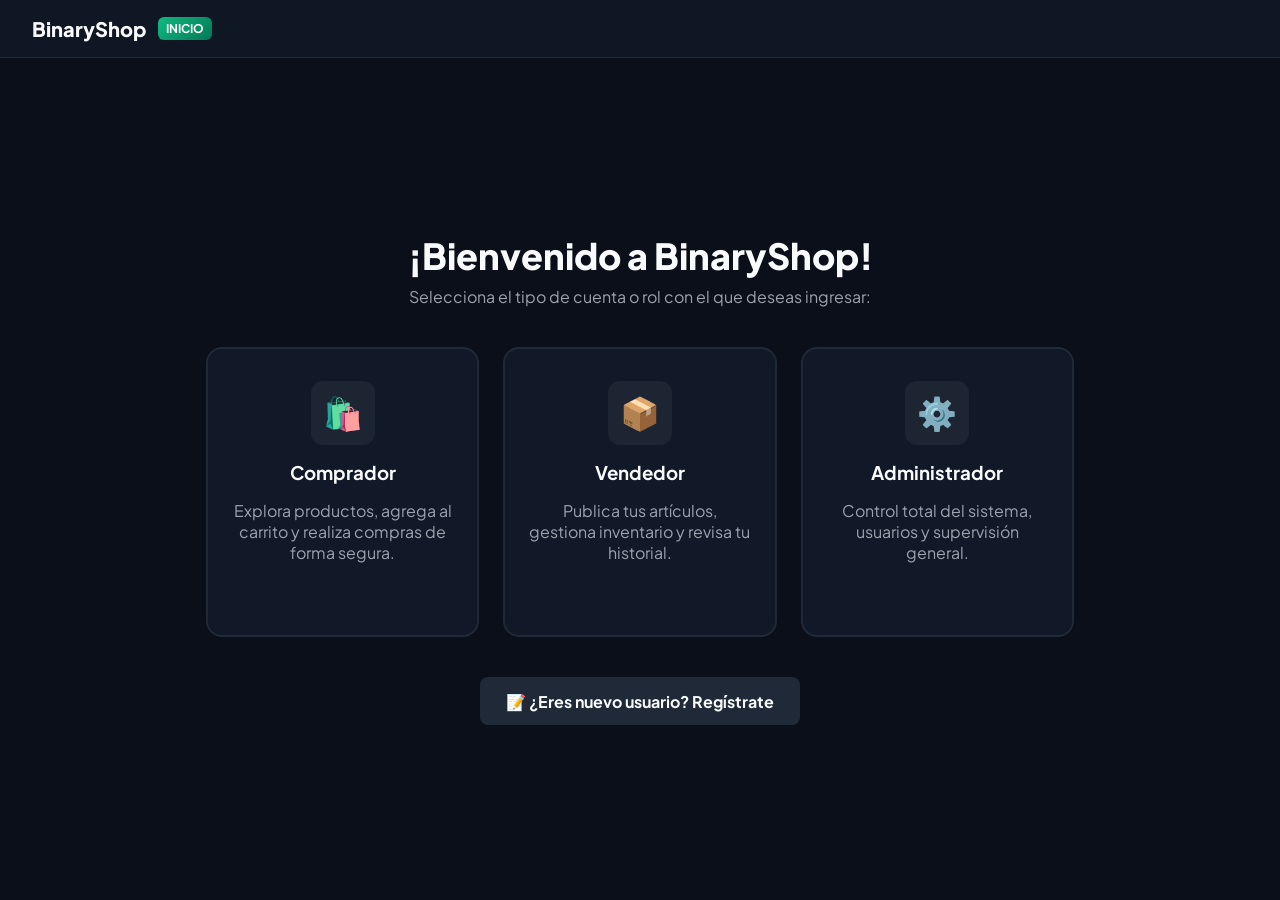
<file: BinaryShop/inicio/index.html>
<!DOCTYPE html>
<html lang="es">
<head>
  <meta charset="UTF-8">
  <meta name="viewport" content="width=device-width, initial-scale=1.0">
  <title>BinaryShop - Inicio</title>
  <link href="https://fonts.googleapis.com/css2?family=Plus+Jakarta+Sans:wght@400;500;600;700;800&display=swap" rel="stylesheet">
  <link rel="stylesheet" href="index.css">
</head>
<body>

  <!-- Encabezado Principal Dinámico -->
  <header>
    <a href="index.html" class="logo">
      <span>BinaryShop</span>
      <span class="logo-badge">INICIO</span>
    </a>

    <!-- Estado de usuario en el encabezado (Si hay sesión activa) -->
    <div id="header-user-status" class="user-pill hidden">
      <div class="avatar" id="header-avatar">U</div>
      <span id="header-user-name">@usuario</span>
      <button class="btn-logout" onclick="cerrarSesion()" title="Cerrar Sesión">🚪 Salir</button>
    </div>
  </header>

  <div class="app-container">
    <main class="main-content" style="max-width: 1100px;">

      <!-- 1. VISTA DE SELECCIÓN DE ROL -->
      <div id="view-role-select" class="role-selection-container">
        <h1>¡Bienvenido a BinaryShop!</h1>
        <p>Selecciona el tipo de cuenta o rol con el que deseas ingresar:</p>
        
        <div class="role-grid" style="grid-template-columns: repeat(3, 1fr);">
          <div class="role-card" onclick="seleccionarRol('Comprador')">
            <div class="role-icon">🛍️</div>
            <h3>Comprador</h3>
            <p>Explora productos, agrega al carrito y realiza compras de forma segura.</p>
          </div>

          <div class="role-card" onclick="seleccionarRol('Vendedor')">
            <div class="role-icon">📦</div>
            <h3>Vendedor</h3>
            <p>Publica tus artículos, gestiona inventario y revisa tu historial.</p>
          </div>

          <div class="role-card" onclick="seleccionarRol('Administrador')">
            <div class="role-icon">⚙️</div>
            <h3>Administrador</h3>
            <p>Control total del sistema, usuarios y supervisión general.</p>
          </div>
        </div>

        <div style="margin-top: 2.5rem;">
          <button class="btn btn-secondary" style="max-width: 320px; margin: 0 auto;" onclick="mostrarVista('register')">📝 ¿Eres nuevo usuario? Regístrate</button>
        </div>
      </div>

      <!-- 2. FORMULARIO DE INICIO DE SESIÓN -->
      <div id="view-login" class="form-card hidden">
        <h2 class="form-title" id="login-title">Iniciar Sesión</h2>
        <p class="form-subtitle" id="login-subtitle">Ingresa tus credenciales para acceder</p>
        
        <form onsubmit="handleLogin(event)">
          <div class="form-group">
            <label>Usuario / Nickname</label>
            <input type="text" id="login-user" placeholder="Ej. agomez" required>
          </div>
          <div class="form-group">
            <label>Contraseña</label>
            <input type="password" id="login-pass" placeholder="••••••••" required>
          </div>
          <button type="submit" class="btn">Ingresar al Sistema</button>
          <button type="button" class="btn btn-secondary" style="margin-top: 0.75rem;" onclick="mostrarVista('role-select')">← Volver a selección</button>
        </form>
      </div>

      <!-- 3. FORMULARIO DE REGISTRO / ACTUALIZACIÓN DE DATOS Y ROL -->
      <div id="view-register" class="form-card hidden" style="max-width: 540px;">
        <h2 class="form-title">Registro de usuario</h2>
        <p class="form-subtitle">Completa tus datos personales, bancarios y selecciona tu rol</p>
        
        <form onsubmit="handleRegister(event)">
          <div class="form-row">
            <div class="form-group">
              <label>Nombre</label>
              <input type="text" id="reg-nombre" placeholder="Ej. Ana" required>
            </div>
            <div class="form-group">
              <label>Apellido</label>
              <input type="text" id="reg-apellido" placeholder="Ej. Gómez" required>
            </div>
          </div>

          <div class="form-group">
            <label>Dirección</label>
            <input type="text" id="reg-direccion" placeholder="Ej. Av. Principal, Calle 4" required>
          </div>

          <div class="form-row">
            <div class="form-group">
              <label>Usuario / Nickname</label>
              <input type="text" id="reg-user" placeholder="Ej. anagomez" required>
            </div>
            <div class="form-group">
              <label>Contraseña</label>
              <input type="password" id="reg-pass" placeholder="••••••••" required>
            </div>
          </div>

          <div class="form-group">
            <label>Datos Bancarios</label>
            <input type="text" id="reg-banco" placeholder="Nro. de tarjeta de crédito/débito" required>
          </div>

          <div class="form-group">
            <label>Rol Deseado</label>
            <select id="reg-rol" style="width: 100%; padding: 0.75rem 1rem; background: #0d1322; border: 1px solid var(--card-border); border-radius: 8px; color: var(--text); font-size: 0.95rem; outline: none;">
              <option value="Comprador">Comprador</option>
              <option value="Vendedor">Vendedor</option>
            </select>
            <small style="color: var(--text-muted); display: block; margin-top: 0.35rem;">* Si ya eres comprador y seleccionas vendedor, tu cuenta se actualizará.</small>
          </div>

          <button type="submit" class="btn" style="margin-top: 1rem;">Guardar y Continuar</button>
          <button type="button" class="btn btn-secondary" style="margin-top: 0.75rem;" onclick="mostrarVista('role-select')">← Volver</button>
        </form>
      </div>

    </main>
  </div>

  <div id="toast-container"></div>
  <script src="index.js"></script>
</body>
</html>
</file>
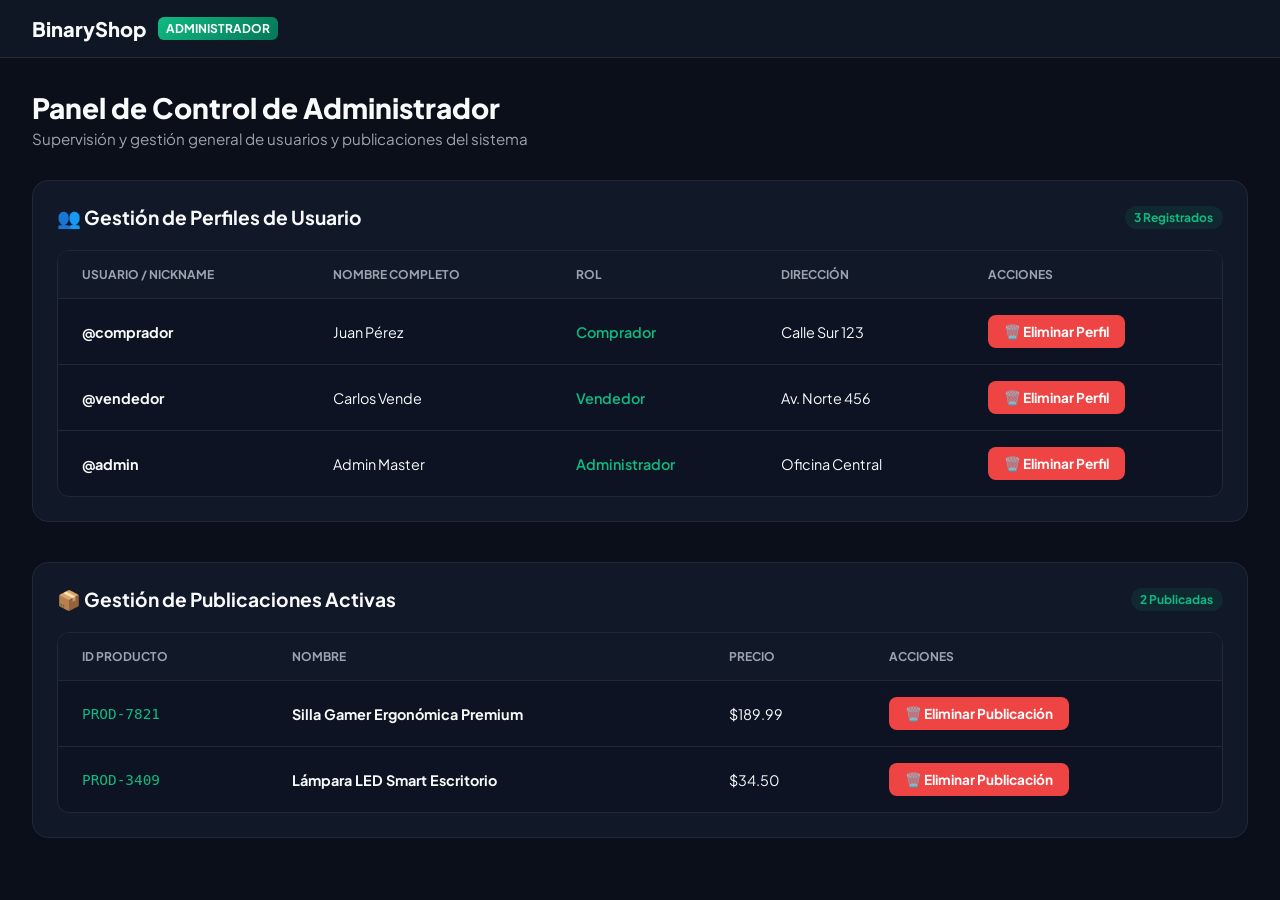
<file: BinaryShop/Administrador/administrador.html>
<!DOCTYPE html>
<html lang="es">
<head>
  <meta charset="UTF-8">
  <meta name="viewport" content="width=device-width, initial-scale=1.0">
  <title>BinaryShop - Panel Administrador</title>
  <link href="https://fonts.googleapis.com/css2?family=Plus+Jakarta+Sans:wght@400;500;600;700;800&display=swap" rel="stylesheet">
  <link rel="stylesheet" href="administrador.css">
</head>
<body>

  <!-- Encabezado Unificado -->
  <header>
    <a href="../inicio/index.html" class="logo">
      <span>BinaryShop</span>
      <span class="logo-badge">ADMINISTRADOR</span>
    </a>
    
    <!-- Pastilla de Usuario Activo en el Header -->
    <nav style="display: flex; gap: 0.75rem; align-items: center;">
      <div id="header-user-status" class="user-pill hidden">
        <div class="avatar" id="header-avatar">A</div>
        <span id="header-user-name">@admin</span>
        <button class="btn-logout" onclick="cerrarSesionAdmin()" title="Cerrar Sesión">Salir</button>
      </div>
    </nav>
  </header>

  <main class="main-container">
    <div style="margin-bottom: 2rem;">
      <h1 style="font-size: 1.75rem; font-weight: 800; margin-bottom: 0.25rem;">Panel de Control de Administrador</h1>
      <p style="color: var(--text-muted); font-size: 0.95rem;">Supervisión y gestión general de usuarios y publicaciones del sistema</p>
    </div>

    <!-- SECCIÓN 1: GESTIÓN DE USUARIOS -->
    <section class="admin-section">
      <div class="section-header">
        <h2>👥 Gestión de Perfiles de Usuario</h2>
        <span class="badge" id="user-count-badge">0 Registrados</span>
      </div>
      
      <div class="table-container">
        <table>
          <thead>
            <tr>
              <th>Usuario / Nickname</th>
              <th>Nombre Completo</th>
              <th>Rol</th>
              <th>Dirección</th>
              <th>Acciones</th>
            </tr>
          </thead>
          <tbody id="usuarios-table-body">
            <!-- Renderizado dinámico -->
          </tbody>
        </table>
      </div>
    </section>

    <!-- SECCIÓN 2: GESTIÓN DE PUBLICACIONES -->
    <section class="admin-section" style="margin-top: 2.5rem;">
      <div class="section-header">
        <h2>📦 Gestión de Publicaciones Activas</h2>
        <span class="badge" id="prod-count-badge">0 Publicadas</span>
      </div>
      
      <div class="table-container">
        <table>
          <thead>
            <tr>
              <th>ID Producto</th>
              <th>Nombre</th>
              <th>Precio</th>
              <th>Acciones</th>
            </tr>
          </thead>
          <tbody id="productos-table-body">
            <!-- Renderizado dinámico -->
          </tbody>
        </table>
      </div>
    </section>
  </main>

  <div id="toast-container"></div>
  <script src="administrador.js"></script>
</body>
</html>
</file>
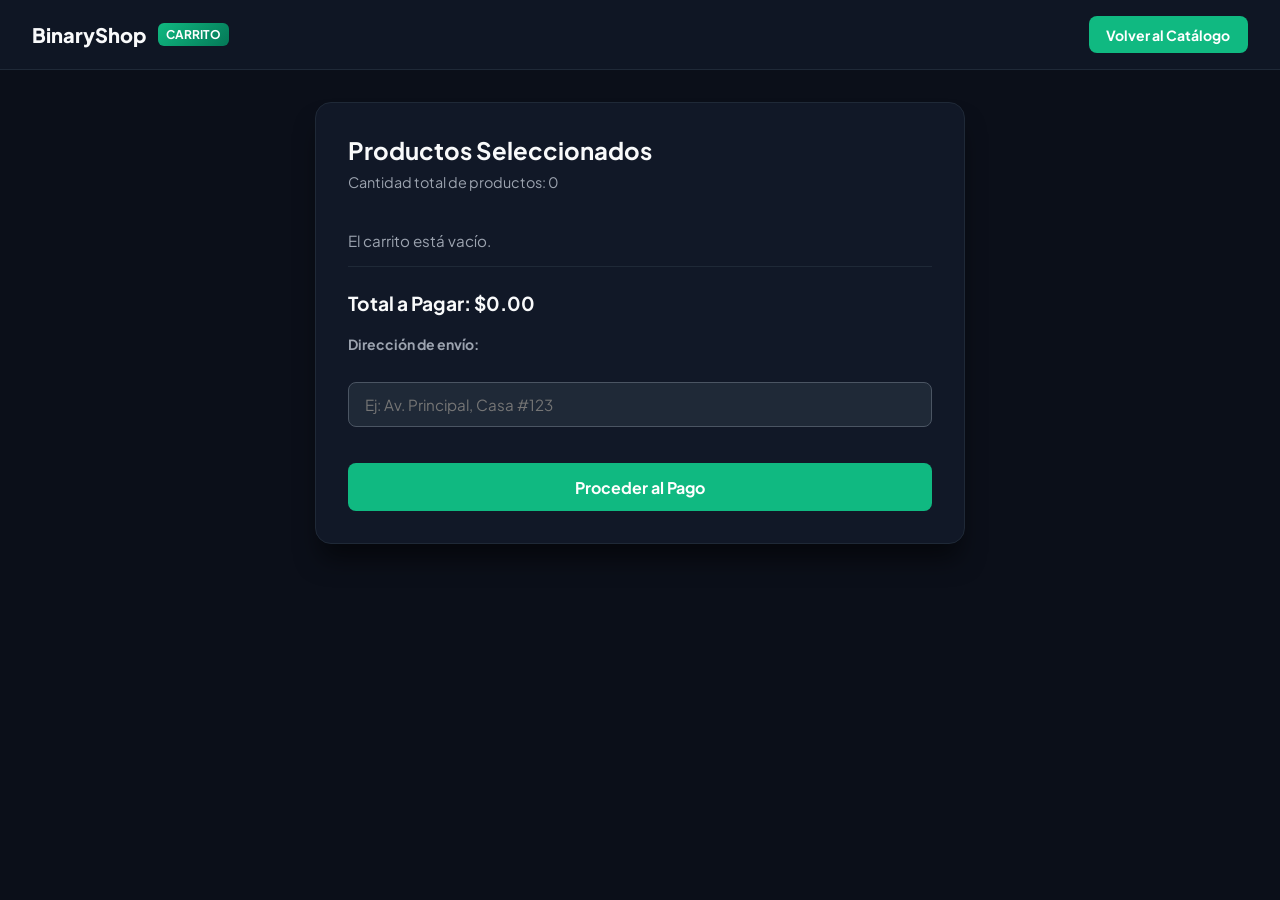
<file: BinaryShop/carrito/carrito.html>
<!DOCTYPE html>
<html lang="es">
<head>
  <meta charset="UTF-8">
  <meta name="viewport" content="width=device-width, initial-scale=1.0">
  <title>BinaryShop - Carrito</title>
  <link href="https://fonts.googleapis.com/css2?family=Plus+Jakarta+Sans:wght@400;500;600;700;800&display=swap" rel="stylesheet">
  <link rel="stylesheet" href="carrito.css">
</head>
<body>

  <header>
    <a href="../catalogo/catalogo.html" class="logo">
      <span>BinaryShop</span>
      <span class="logo-badge">CARRITO</span>
    </a>
    
    <nav style="display: flex; gap: 0.75rem; align-items: center;">
      <a href="../catalogo/catalogo.html"><button class="btn-header">Volver al Catálogo</button></a>

      <!-- Pastilla de Usuario Activo en el Header -->
      <div id="header-user-status" class="user-pill hidden">
        <div class="avatar" id="header-avatar">U</div>
        <span id="header-user-name">@usuario</span>
        <button class="btn-logout" onclick="cerrarSesionCarrito()" title="Cerrar Sesión">Salir</button>
      </div>
    </nav>
  </header>

  <main class="caja-carrito">
    <h2>Productos Seleccionados</h2>
    <p>Cantidad total de productos: <span id="conteo-productos">0</span></p>
    
    <ul id="lista-carrito">
      <!-- Los elementos se cargan con JavaScript -->
    </ul>

    <h3>Total a Pagar: $<span id="total-pagar">0.00</span></h3>

    <div class="envio-container">
      <label for="input-direccion"><b>Dirección de envío:</b></label><br>
      <input type="text" id="input-direccion" placeholder="Ej: Av. Principal, Casa #123">
    </div>

    <button class="btn-pagar" onclick="procesarPago()">Proceder al Pago</button>
  </main>

  <script src="carrito.js"></script>
</body>
</html>
</file>
<file: BinaryShop/inicio/index.css>
:root {
  --bg: #0b0f19;
  --card-bg: #111827;
  --card-border: #1f2937;
  --accent: #10b981;
  --accent-hover: #059669;
  --accent-light: rgba(16, 185, 129, 0.1);
  --text: #f9fafb;
  --text-muted: #9ca3af;
  --danger: #ef4444;
  --danger-hover: #dc2626;
}

* { margin: 0; padding: 0; box-sizing: border-box; font-family: 'Plus Jakarta Sans', sans-serif; }
body { background-color: var(--bg); color: var(--text); min-height: 100vh; display: flex; flex-direction: column; }

/* Header */
header {
  background: rgba(17, 24, 39, 0.85);
  backdrop-filter: blur(12px);
  border-bottom: 1px solid var(--card-border);
  position: sticky; top: 0; z-index: 100;
  padding: 1rem 2rem; display: flex; justify-content: space-between; align-items: center;
}

.logo { display: flex; align-items: center; gap: 0.75rem; font-size: 1.25rem; font-weight: 800; color: var(--text); text-decoration: none; }
.logo-badge { background: linear-gradient(135deg, var(--accent), #047857); color: white; padding: 0.25rem 0.5rem; border-radius: 6px; font-size: 0.75rem; font-weight: 700; }

/* Pill de Usuario Activo en Header */
.user-pill { 
  display: flex; 
  align-items: center; 
  gap: 0.75rem; 
  background: #1f2937; 
  padding: 0.35rem 0.75rem; 
  border-radius: 9999px; 
  border: 1px solid var(--card-border); 
  font-size: 0.875rem; 
}
.avatar { 
  width: 28px; 
  height: 28px; 
  background: var(--accent); 
  color: white; 
  border-radius: 50%; 
  display: flex; 
  align-items: center; 
  justify-content: center; 
  font-weight: 700; 
  font-size: 0.8rem; 
}
.btn-logout {
  background: transparent;
  border: none;
  color: var(--danger);
  font-weight: 600;
  cursor: pointer;
  font-size: 0.8rem;
  margin-left: 0.5rem;
  transition: color 0.2s;
}
.btn-logout:hover { color: var(--danger-hover); }

/* Layout */
.app-container { display: flex; flex: 1; max-width: 1600px; margin: 0 auto; width: 100%; justify-content: center; align-items: center; }
.main-content { padding: 2rem; width: 100%; }

/* Role Choice View */
.role-selection-container { text-align: center; padding: 2rem 1rem; max-width: 900px; margin: 0 auto; }
.role-selection-container h1 { font-size: 2.25rem; font-weight: 800; margin-bottom: 0.5rem; }
.role-selection-container p { color: var(--text-muted); margin-bottom: 2.5rem; }

.role-grid { display: grid; grid-template-columns: repeat(3, 1fr); gap: 1.5rem; }
@media (max-width: 768px) { .role-grid { grid-template-columns: 1fr; } }

.role-card {
  background: var(--card-bg); border: 2px solid var(--card-border); border-radius: 16px;
  padding: 2rem 1.5rem; cursor: pointer; transition: all 0.2s ease;
  text-align: center; display: flex; flex-direction: column; align-items: center; gap: 1rem;
}
.role-card:hover { border-color: var(--accent); transform: translateY(-4px); box-shadow: 0 12px 24px -10px rgba(16, 185, 129, 0.2); }
.role-icon { width: 64px; height: 64px; background: rgba(255, 255, 255, 0.05); border-radius: 12px; display: flex; align-items: center; justify-content: center; font-size: 2rem; color: var(--accent); }

/* Form Components */
.form-card { background: var(--card-bg); border: 1px solid var(--card-border); border-radius: 16px; padding: 2rem; max-width: 480px; margin: 0 auto; box-shadow: 0 20px 25px -5px rgba(0, 0, 0, 0.5); }
.form-title { font-size: 1.5rem; font-weight: 700; margin-bottom: 0.5rem; text-align: center; }
.form-subtitle { color: var(--text-muted); font-size: 0.875rem; margin-bottom: 1.5rem; text-align: center; }

.form-group { margin-bottom: 1.25rem; }
.form-row { display: grid; grid-template-columns: 1fr 1fr; gap: 1rem; }
label { display: block; font-size: 0.875rem; font-weight: 600; margin-bottom: 0.5rem; color: var(--text-muted); }
input { width: 100%; padding: 0.75rem 1rem; background: #0d1322; border: 1px solid var(--card-border); border-radius: 8px; color: var(--text); font-size: 0.95rem; outline: none; transition: border-color 0.2s; }
input:focus { border-color: var(--accent); }

.btn { width: 100%; padding: 0.85rem; background: var(--accent); color: white; border: none; border-radius: 8px; font-weight: 700; font-size: 1rem; cursor: pointer; transition: background 0.2s; display: inline-flex; align-items: center; justify-content: center; gap: 0.5rem; }
.btn:hover { background: var(--accent-hover); }
.btn-secondary { background: #1f2937; color: var(--text); }
.btn-secondary:hover { background: #374151; }

/* Toast */
.toast { position: fixed; top: 20px; right: 20px; background: var(--card-bg); border: 1px solid var(--accent); color: white; padding: 1rem 1.5rem; border-radius: 12px; box-shadow: 0 10px 25px rgba(0, 0, 0, 0.5); z-index: 1000; display: flex; align-items: center; gap: 0.75rem; }
.hidden { display: none !important; }
</file>
<file: BinaryShop/Administrador/administrador.css>
:root {
  --bg: #0b0f19;
  --card-bg: #111827;
  --card-border: #1f2937;
  --accent: #10b981;
  --accent-hover: #059669;
  --accent-light: rgba(16, 185, 129, 0.1);
  --text: #f9fafb;
  --text-muted: #9ca3af;
  --danger: #ef4444;
  --danger-hover: #dc2626;
}

* { margin: 0; padding: 0; box-sizing: border-box; font-family: 'Plus Jakarta Sans', sans-serif; }
body { background-color: var(--bg); color: var(--text); min-height: 100vh; display: flex; flex-direction: column; }

header {
  background: rgba(17, 24, 39, 0.85);
  backdrop-filter: blur(12px);
  border-bottom: 1px solid var(--card-border);
  position: sticky; top: 0; z-index: 100;
  padding: 1rem 2rem; display: flex; justify-content: space-between; align-items: center;
}

.logo { display: flex; align-items: center; gap: 0.75rem; font-size: 1.25rem; font-weight: 800; color: var(--text); text-decoration: none; }
.logo:visited { color: var(--text); }
.logo-badge { background: linear-gradient(135deg, var(--accent), #047857); color: white; padding: 0.25rem 0.5rem; border-radius: 6px; font-size: 0.75rem; font-weight: 700; text-transform: uppercase; }

/* Pastilla de Usuario Activo en Header */
.user-pill { 
  display: flex; 
  align-items: center; 
  gap: 0.75rem; 
  background: #1f2937; 
  padding: 0.35rem 0.75rem; 
  border-radius: 9999px; 
  border: 1px solid var(--card-border); 
  font-size: 0.875rem; 
}
.avatar { 
  width: 28px; 
  height: 28px; 
  background: var(--accent); 
  color: white; 
  border-radius: 50%; 
  display: flex; 
  align-items: center; 
  justify-content: center; 
  font-weight: 700; 
  font-size: 0.8rem; 
}
.btn-logout {
  background: var(--accent);
  color: white;
  border: none;
  padding: 0.35rem 0.75rem;
  border-radius: 6px;
  font-weight: 600;
  cursor: pointer;
  font-size: 0.8rem;
  margin-left: 0.5rem;
  transition: background 0.2s;
}
.btn-logout:hover { 
  background: var(--accent-hover); 
}

.main-container { padding: 2rem; max-width: 1400px; margin: 0 auto; width: 100%; flex: 1; }

.admin-section { background: var(--card-bg); border: 1px solid var(--card-border); border-radius: 16px; padding: 1.5rem; }
.section-header { display: flex; justify-content: space-between; align-items: center; margin-bottom: 1.25rem; }
.section-header h2 { font-size: 1.2rem; font-weight: 700; }

.badge { background: var(--accent-light); color: var(--accent); padding: 0.25rem 0.6rem; border-radius: 99px; font-size: 0.75rem; font-weight: 700; }

.table-container { background: #0d1322; border: 1px solid var(--card-border); border-radius: 12px; overflow: hidden; }
table { width: 100%; border-collapse: collapse; text-align: left; }
th { background: #111827; padding: 1rem 1.5rem; font-size: 0.75rem; text-transform: uppercase; color: var(--text-muted); font-weight: 700; border-bottom: 1px solid var(--card-border); }
td { padding: 1rem 1.5rem; border-bottom: 1px solid var(--card-border); font-size: 0.9rem; }
tr:last-child td { border-bottom: none; }

.btn { padding: 0.5rem 1rem; border-radius: 8px; font-weight: 700; font-size: 0.85rem; cursor: pointer; transition: background 0.2s; border: none; }
.btn-danger { background: var(--danger); color: white; }
.btn-danger:hover { background: var(--danger-hover); }

.hidden { display: none !important; }

/* Toast */
.toast { position: fixed; top: 20px; right: 20px; background: var(--card-bg); border: 1px solid var(--accent); color: white; padding: 1rem 1.5rem; border-radius: 12px; box-shadow: 0 10px 25px rgba(0, 0, 0, 0.5); z-index: 1000; display: flex; align-items: center; gap: 0.75rem; }
</file>
<file: BinaryShop/carrito/carrito.css>
:root {
  --bg: #0b0f19;
  --card-bg: #111827;
  --card-border: #1f2937;
  --accent: #10b981;
  --accent-hover: #059669;
  --text: #f9fafb;
  --text-muted: #9ca3af;
  --danger: #ef4444;
  --danger-hover: #dc2626;
}

* { margin: 0; padding: 0; box-sizing: border-box; font-family: 'Plus Jakarta Sans', sans-serif; }
body { background-color: var(--bg); color: var(--text); min-height: 100vh; display: flex; flex-direction: column; }

header {
  background: rgba(17, 24, 39, 0.85);
  backdrop-filter: blur(12px);
  border-bottom: 1px solid var(--card-border);
  position: sticky; top: 0; z-index: 100;
  padding: 1rem 2rem; display: flex; justify-content: space-between; align-items: center; flex-wrap: wrap; gap: 1rem;
}

nav {
  display: flex;
  gap: 0.75rem;
  align-items: center;
}

nav a {
  text-decoration: none;
}

/* Botones del encabezado en verde esmeralda */
.btn-header {
  padding: 0.6rem 1.1rem;
  cursor: pointer;
  background-color: var(--accent);
  color: white;
  border: none;
  border-radius: 8px;
  font-weight: 700;
  font-size: 0.875rem;
  transition: background 0.2s;
}

.btn-header:hover {
  background-color: var(--accent-hover);
}

.caja-carrito {
  background: var(--card-bg);
  border: 1px solid var(--card-border);
  border-radius: 16px;
  padding: 2rem;
  margin: 2rem auto;
  max-width: 650px;
  width: 100%;
  box-shadow: 0 20px 25px -5px rgba(0, 0, 0, 0.5);
}

.caja-carrito h2 {
  font-size: 1.5rem;
  font-weight: 700;
  margin-bottom: 0.5rem;
  color: var(--text);
}

.caja-carrito p {
  color: var(--text-muted);
  font-size: 0.9rem;
  margin-bottom: 1.5rem;
}

.caja-carrito h3 {
  font-size: 1.2rem;
  font-weight: 700;
  margin-top: 1.5rem;
  margin-bottom: 1.0rem;
  color: var(--text);
}

ul {
  list-style: none;
  padding: 0;
}

li {
  padding: 1rem 0;
  border-bottom: 1px solid var(--card-border);
  display: flex;
  flex-direction: column; /* Alineación vertical uniforme para todos los productos */
  align-items: flex-start;
  gap: 0.5rem;
  font-size: 0.95rem;
}

.acciones-item {
  display: flex;
  gap: 0.5rem;
  align-items: center;
}

.acciones-item button {
  padding: 0.35rem 0.75rem;
  background: #1f2937;
  color: var(--text);
  border: 1px solid var(--card-border);
  border-radius: 6px;
  font-weight: 700;
  cursor: pointer;
}

.acciones-item button:hover {
  background: #374151;
  border-color: var(--accent);
}

.btn-eliminar {
  background-color: var(--danger) !important;
  color: white !important;
  border: none !important;
  padding: 0.35rem 0.75rem;
  border-radius: 6px;
  font-weight: 700;
  cursor: pointer;
}

.btn-eliminar:hover {
  background-color: var(--danger-hover) !important;
}

.btn-pagar {
  background-color: var(--accent);
  color: white;
  border: none;
  width: 100%;
  padding: 0.85rem;
  cursor: pointer;
  border-radius: 8px;
  font-weight: 700;
  font-size: 1rem;
  margin-top: 1rem;
  transition: background 0.2s;
}

.btn-pagar:hover {
  background-color: var(--accent-hover);
}

.envio-container {
  margin: 1.25rem 0;
}

.envio-container label {
  display: block;
  font-size: 0.875rem;
  font-weight: 600;
  margin-bottom: 0.5rem;
  color: var(--text-muted);
}

.envio-container input {
  width: 100%;
  padding: 0.75rem 1rem;
  background: #1f2937;
  border: 1px solid #4b5563;
  border-radius: 8px;
  color: var(--text);
  font-size: 0.95rem;
  outline: none;
  box-sizing: border-box;
  transition: border-color 0.2s, background 0.2s;
}

.envio-container input:focus {
  border-color: var(--accent);
  background: #374151;
}

/* Estilos para el logo unificado en el encabezado */
.logo { 
  display: flex; 
  align-items: center; 
  gap: 0.75rem; 
  font-size: 1.25rem; 
  font-weight: 800; 
  color: var(--text); 
  text-decoration: none; 
}

.logo:visited {
  color: var(--text);
}

.logo-badge { 
  background: linear-gradient(135deg, var(--accent), #047857); 
  color: white; 
  padding: 0.25rem 0.5rem; 
  border-radius: 6px; 
  font-size: 0.75rem; 
  font-weight: 700; 
  text-transform: uppercase;
}

/* Pastilla de Usuario Activo en Header */
.user-pill { 
  display: flex; 
  align-items: center; 
  gap: 0.75rem; 
  background: #1f2937; 
  padding: 0.35rem 0.75rem; 
  border-radius: 9999px; 
  border: 1px solid var(--card-border); 
  font-size: 0.875rem; 
}

.avatar { 
  width: 28px; 
  height: 28px; 
  background: var(--accent); 
  color: white; 
  border-radius: 50%; 
  display: flex; 
  align-items: center; 
  justify-content: center; 
  font-weight: 700; 
  font-size: 0.8rem; 
}

.btn-logout {
  background: var(--accent);
  color: white;
  border: none;
  padding: 0.35rem 0.75rem;
  border-radius: 6px;
  font-weight: 600;
  cursor: pointer;
  font-size: 0.8rem;
  margin-left: 0.5rem;
  transition: background 0.2s;
}

.btn-logout:hover { 
  background: var(--accent-hover); 
}

.hidden { display: none !important; }
</file>
